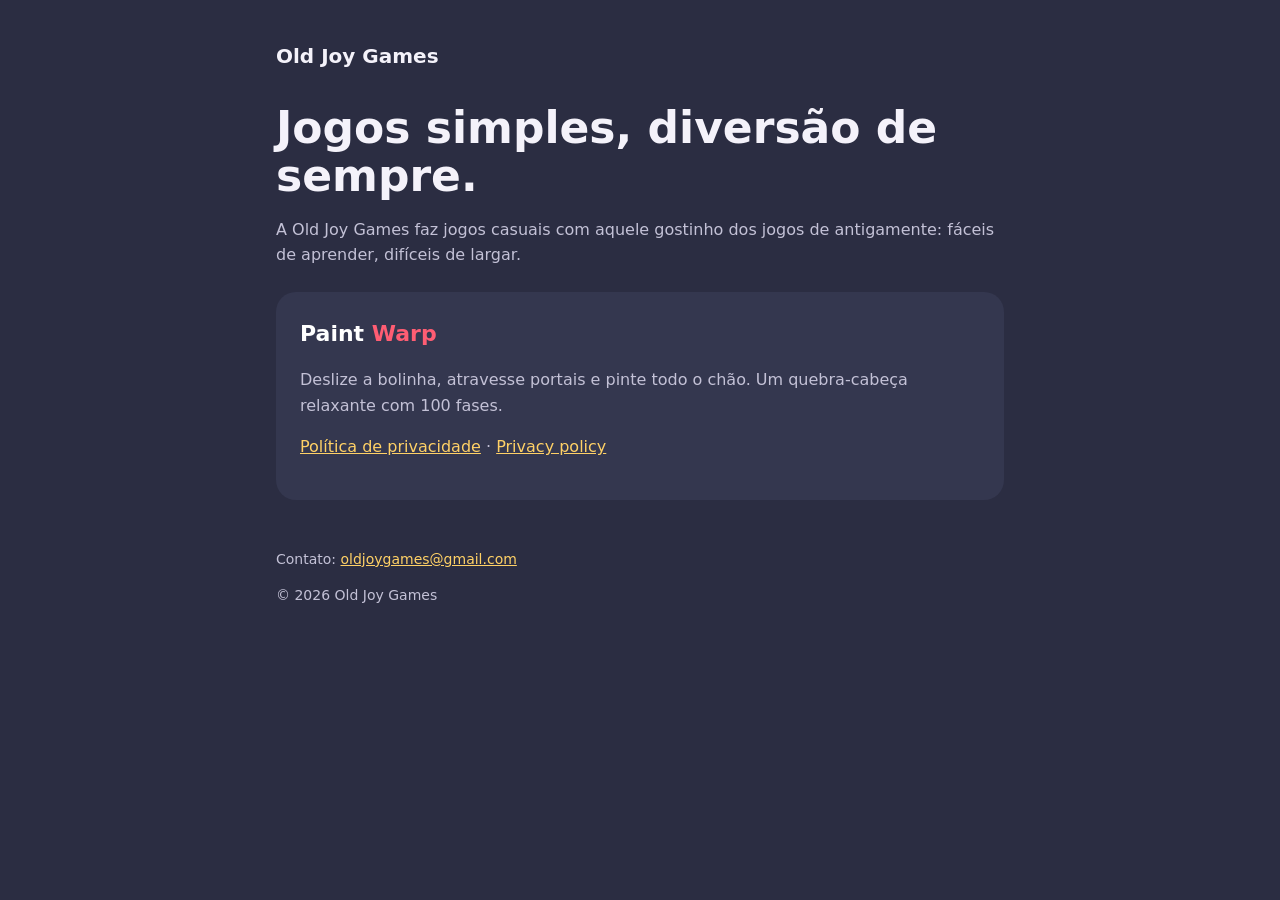
<file: index.html>
<!doctype html>
<html lang="pt-BR">
<head>
<meta charset="utf-8">
<meta name="viewport" content="width=device-width, initial-scale=1">
<title>Old Joy Games</title>
<meta name="description" content="Old Joy Games: jogos casuais simples e divertidos.">
<link rel="stylesheet" href="estilo.css">
</head>
<body>
<main>
  <header class="site"><a href="./">Old Joy Games</a></header>

  <h1>Jogos simples, diversão de sempre.</h1>
  <p>A Old Joy Games faz jogos casuais com aquele gostinho dos jogos de antigamente: fáceis de aprender, difíceis de largar.</p>

  <section class="card">
    <h2><span class="paint">Paint</span> <span class="warp">Warp</span></h2>
    <p>Deslize a bolinha, atravesse portais e pinte todo o chão. Um quebra-cabeça relaxante com 100 fases.</p>
    <p><a href="paint-warp/privacidade/">Política de privacidade</a> · <a href="paint-warp/privacy/">Privacy policy</a></p>
  </section>

  <footer>
    <p>Contato: <a href="mailto:oldjoygames@gmail.com">oldjoygames@gmail.com</a></p>
    <p>© 2026 Old Joy Games</p>
  </footer>
</main>
</body>
</html>
</file>
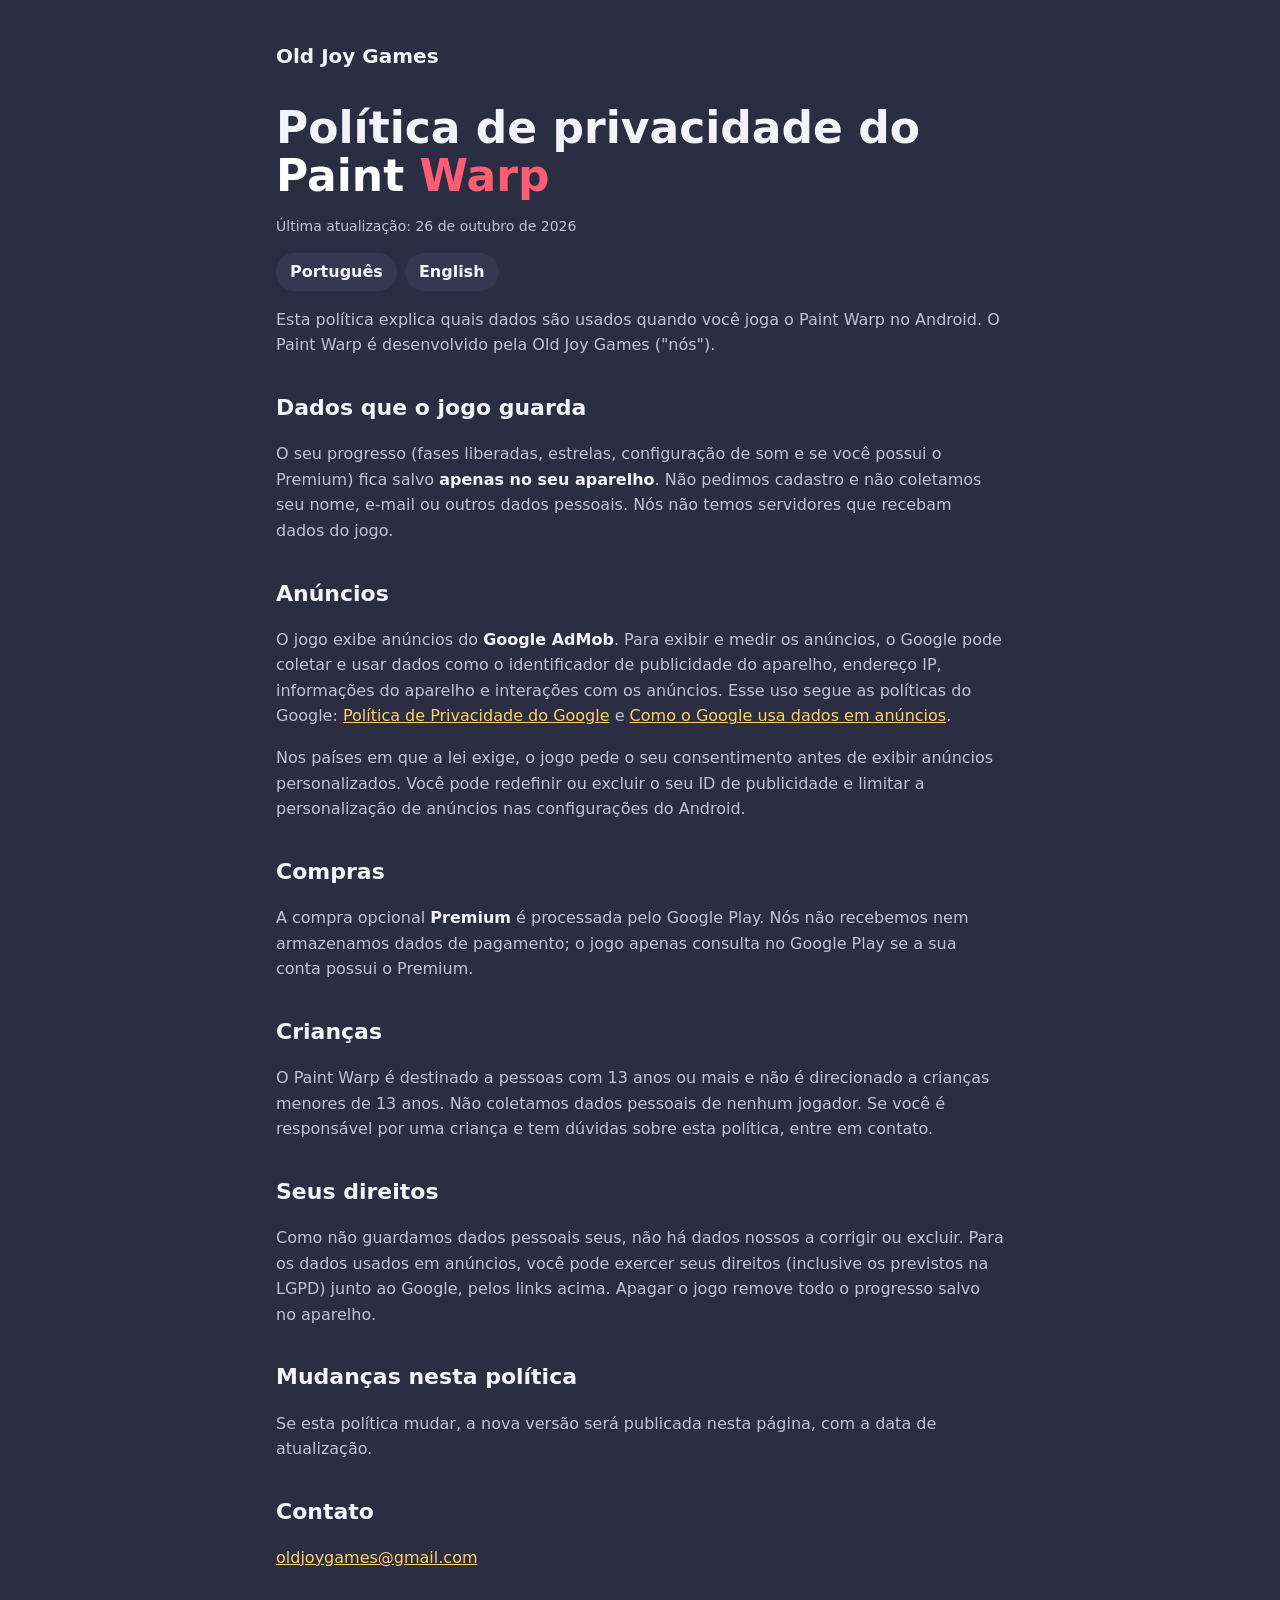
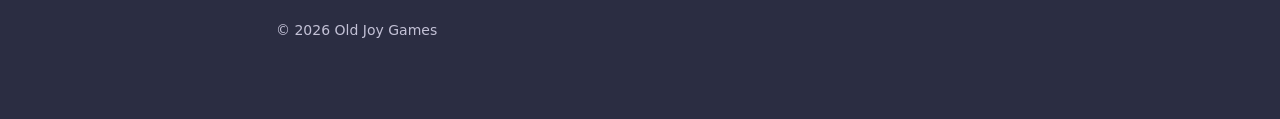
<file: paint-warp/privacidade/index.html>
<!doctype html>
<html lang="pt-BR">
<head>
<meta charset="utf-8">
<meta name="viewport" content="width=device-width, initial-scale=1">
<title>Paint Warp – Política de privacidade</title>
<meta name="description" content="Política de privacidade do jogo Paint Warp, da Old Joy Games.">
<link rel="stylesheet" href="../../estilo.css">
</head>
<body>
<main>
  <header class="site"><a href="../../">Old Joy Games</a></header>

  <h1>Política de privacidade do <span class="paint">Paint</span> <span class="warp">Warp</span></h1>
  <p class="updated">Última atualização: 26 de outubro de 2026</p>
  <nav class="lang"><a href="./" aria-current="page">Português</a><a href="../privacy/" lang="en">English</a></nav>

    <p>Esta política explica quais dados são usados quando você joga o Paint Warp no Android.
      O Paint Warp é desenvolvido pela Old Joy Games ("nós").</p>

    <h2>Dados que o jogo guarda</h2>
    <p>O seu progresso (fases liberadas, estrelas, configuração de som e se você possui o Premium)
      fica salvo <strong>apenas no seu aparelho</strong>. Não pedimos cadastro e não coletamos seu nome,
      e-mail ou outros dados pessoais. Nós não temos servidores que recebam dados do jogo.</p>

    <h2>Anúncios</h2>
    <p>O jogo exibe anúncios do <strong>Google AdMob</strong>. Para exibir e medir os anúncios, o Google pode
      coletar e usar dados como o identificador de publicidade do aparelho, endereço IP, informações
      do aparelho e interações com os anúncios. Esse uso segue as políticas do Google:
      <a href="https://policies.google.com/privacy">Política de Privacidade do Google</a> e
      <a href="https://policies.google.com/technologies/ads">Como o Google usa dados em anúncios</a>.</p>
    <p>Nos países em que a lei exige, o jogo pede o seu consentimento antes de exibir anúncios personalizados.
      Você pode redefinir ou excluir o seu ID de publicidade e limitar a personalização de anúncios nas
      configurações do Android.</p>

    <h2>Compras</h2>
    <p>A compra opcional <strong>Premium</strong> é processada pelo Google Play. Nós não recebemos nem armazenamos
      dados de pagamento; o jogo apenas consulta no Google Play se a sua conta possui o Premium.</p>

    <h2>Crianças</h2>
    <p>O Paint Warp é destinado a pessoas com 13 anos ou mais e não é direcionado a crianças menores de 13 anos. Não coletamos dados pessoais de nenhum jogador. Se você é responsável por uma
      criança e tem dúvidas sobre esta política, entre em contato.</p>

    <h2>Seus direitos</h2>
    <p>Como não guardamos dados pessoais seus, não há dados nossos a corrigir ou excluir. Para os dados usados
      em anúncios, você pode exercer seus direitos (inclusive os previstos na LGPD) junto ao Google, pelos links acima.
      Apagar o jogo remove todo o progresso salvo no aparelho.</p>

    <h2>Mudanças nesta política</h2>
    <p>Se esta política mudar, a nova versão será publicada nesta página, com a data de atualização.</p>

    <h2>Contato</h2>
    <p><a href="mailto:oldjoygames@gmail.com">oldjoygames@gmail.com</a></p>

  <footer><p>© 2026 Old Joy Games</p></footer>
</main>
</body>
</html>
</file>
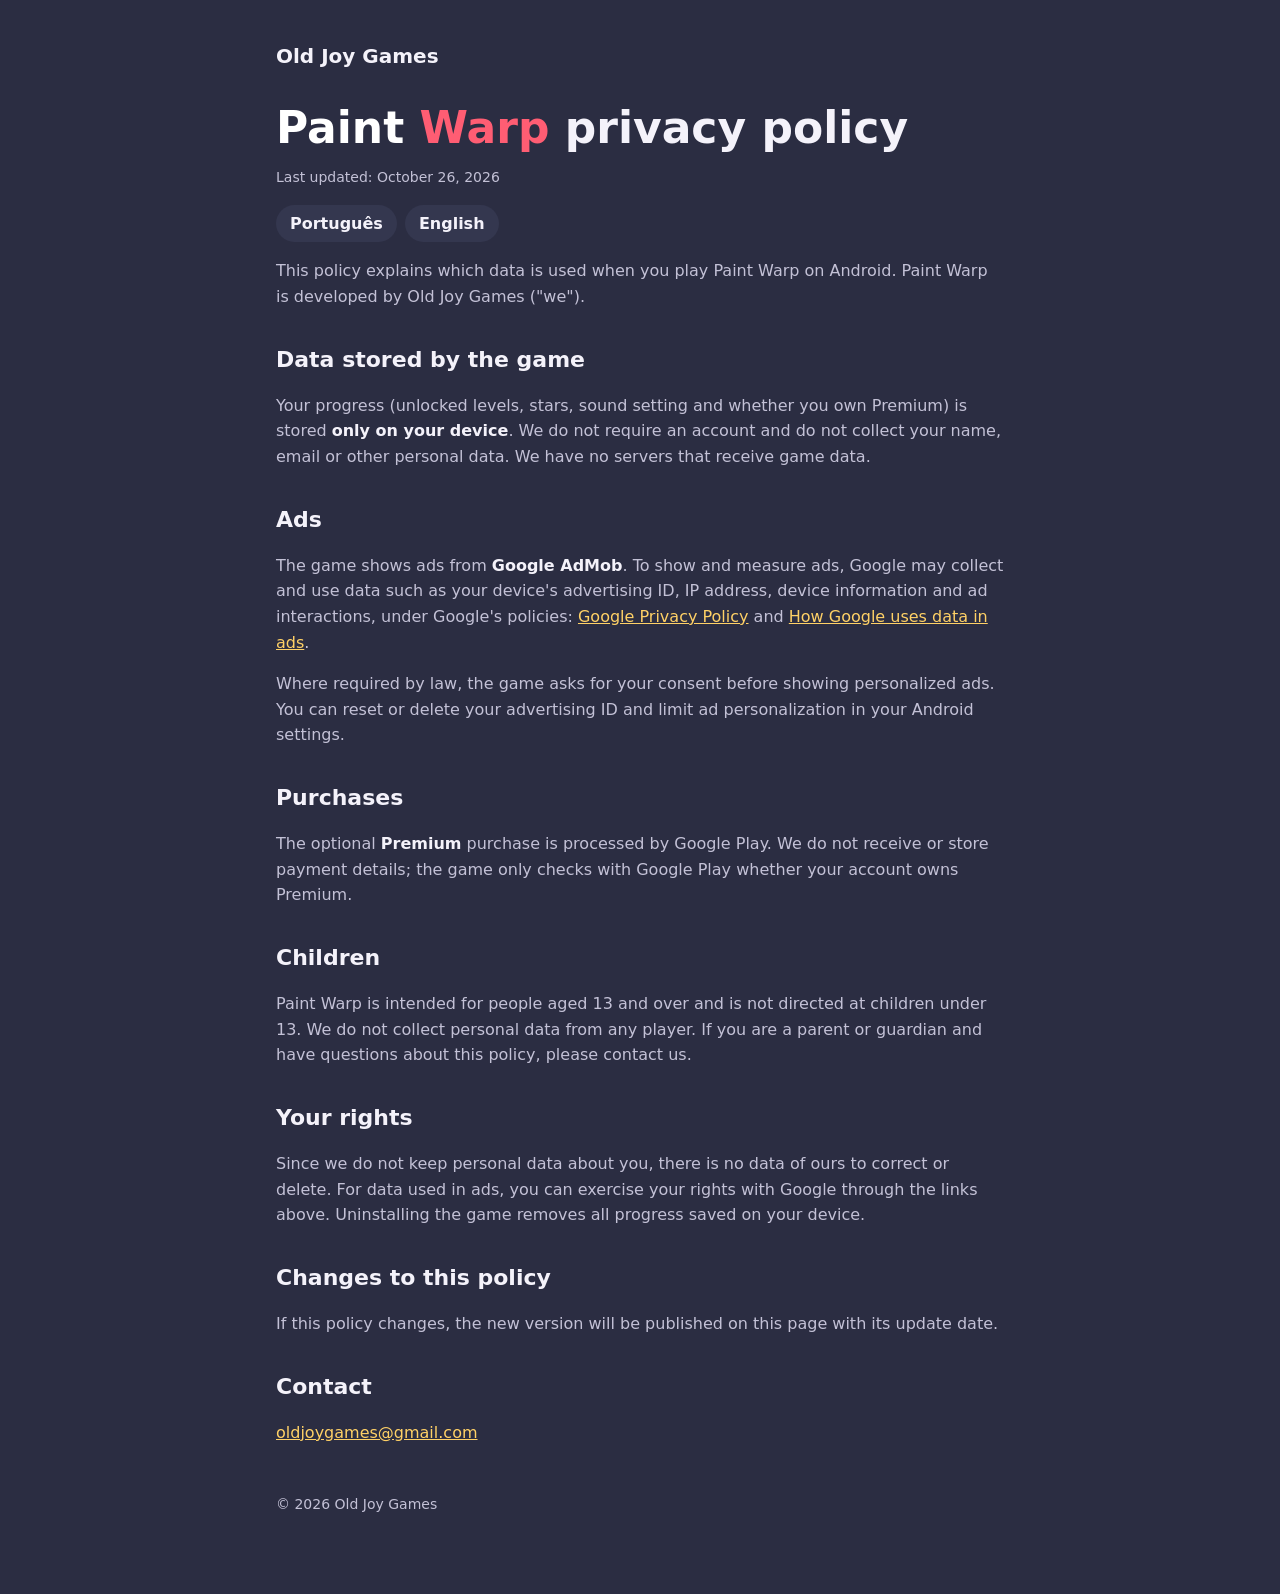
<file: paint-warp/privacy/index.html>
<!doctype html>
<html lang="en">
<head>
<meta charset="utf-8">
<meta name="viewport" content="width=device-width, initial-scale=1">
<title>Paint Warp – Privacy policy</title>
<meta name="description" content="Privacy policy for the game Paint Warp, by Old Joy Games.">
<link rel="stylesheet" href="../../estilo.css">
</head>
<body>
<main>
  <header class="site"><a href="../../">Old Joy Games</a></header>

  <h1><span class="paint">Paint</span> <span class="warp">Warp</span> privacy policy</h1>
  <p class="updated">Last updated: October 26, 2026</p>
  <nav class="lang"><a href="../privacidade/" lang="pt-BR">Português</a><a href="./" aria-current="page">English</a></nav>

    <p>This policy explains which data is used when you play Paint Warp on Android.
      Paint Warp is developed by Old Joy Games ("we").</p>

    <h2>Data stored by the game</h2>
    <p>Your progress (unlocked levels, stars, sound setting and whether you own Premium) is stored
      <strong>only on your device</strong>. We do not require an account and do not collect your name,
      email or other personal data. We have no servers that receive game data.</p>

    <h2>Ads</h2>
    <p>The game shows ads from <strong>Google AdMob</strong>. To show and measure ads, Google may collect and use
      data such as your device's advertising ID, IP address, device information and ad interactions, under
      Google's policies: <a href="https://policies.google.com/privacy">Google Privacy Policy</a> and
      <a href="https://policies.google.com/technologies/ads">How Google uses data in ads</a>.</p>
    <p>Where required by law, the game asks for your consent before showing personalized ads. You can reset or
      delete your advertising ID and limit ad personalization in your Android settings.</p>

    <h2>Purchases</h2>
    <p>The optional <strong>Premium</strong> purchase is processed by Google Play. We do not receive or store payment
      details; the game only checks with Google Play whether your account owns Premium.</p>

    <h2>Children</h2>
    <p>Paint Warp is intended for people aged 13 and over and is not directed at children under 13. We do not collect personal data from any player. If you are a parent or guardian and
      have questions about this policy, please contact us.</p>

    <h2>Your rights</h2>
    <p>Since we do not keep personal data about you, there is no data of ours to correct or delete. For data used in
      ads, you can exercise your rights with Google through the links above. Uninstalling the game removes all
      progress saved on your device.</p>

    <h2>Changes to this policy</h2>
    <p>If this policy changes, the new version will be published on this page with its update date.</p>

    <h2>Contact</h2>
    <p><a href="mailto:oldjoygames@gmail.com">oldjoygames@gmail.com</a></p>

  <footer><p>© 2026 Old Joy Games</p></footer>
</main>
</body>
</html>
</file>
<file: estilo.css>
:root {
  --bg: #2b2d42;
  --card: #34374f;
  --ink: #f4f2fa;
  --muted: #c3c1d6;
  --accent: #ff5d73;
  --gold: #ffd166;
}
* { box-sizing: border-box; }
html, body { margin: 0; }
body {
  background: var(--bg);
  color: var(--ink);
  font-family: "Trebuchet MS", "Segoe UI", system-ui, sans-serif;
  line-height: 1.6;
}
main { max-width: 760px; margin: 0 auto; padding: 40px 16px 64px; }
a { color: var(--gold); }
header.site { display: flex; align-items: center; gap: 12px; margin-bottom: 32px; }
header.site a { color: var(--ink); text-decoration: none; font-weight: 800; font-size: 20px; }
h1 { font-size: clamp(30px, 6vw, 44px); line-height: 1.1; margin: 0 0 8px; }
h2 { font-size: 22px; margin: 32px 0 8px; }
p, li { color: var(--muted); }
strong { color: var(--ink); }
.card { background: var(--card); border-radius: 20px; padding: 24px; margin: 24px 0; }
.card h2 { margin-top: 0; }
.lang { display: flex; gap: 8px; margin: 16px 0 8px; }
.lang a { background: var(--card); color: var(--ink); padding: 6px 14px; border-radius: 999px; text-decoration: none; font-weight: 700; }
.updated { font-size: 14px; }
footer { margin-top: 48px; font-size: 14px; color: var(--muted); }
.paint { color: #fff; } .warp { color: var(--accent); }
</file>
